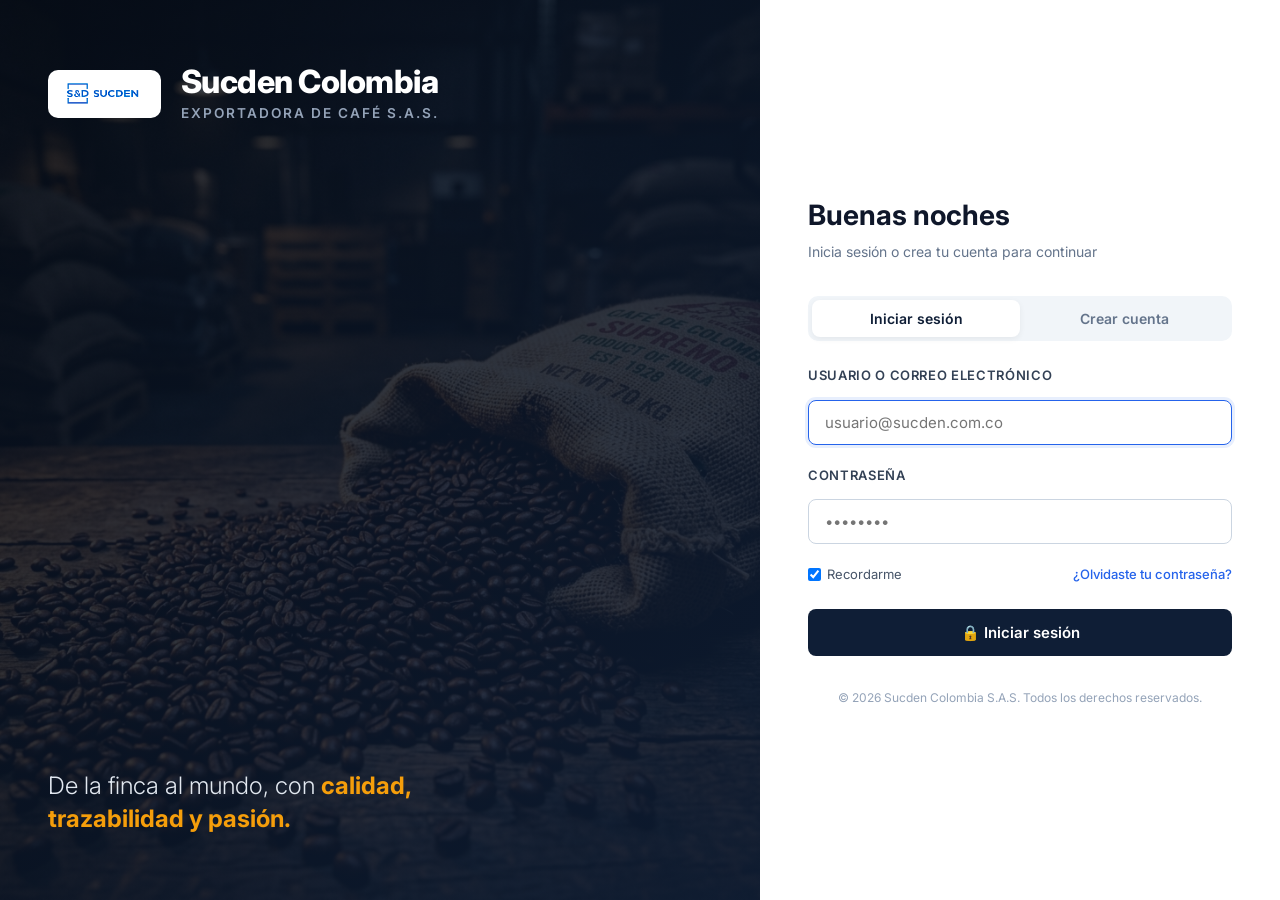
<file: index.html>
<!DOCTYPE html>
<html lang="es">
<head>
  <meta charset="UTF-8">
  <meta name="viewport" content="width=device-width, initial-scale=1.0">
  <title>Sucden Colombia — Acceso al Sistema de Trazabilidad</title>
  <link rel="stylesheet" href="src/styles/main.css">
  <style>
    * { box-sizing: border-box; margin: 0; padding: 0; }
    body {
      min-height: 100vh;
      font-family: 'Inter', system-ui, -apple-system, sans-serif;
      background: #F8FAFC;
      display: flex;
    }
    .login-container {
      display: flex;
      width: 100vw;
      min-height: 100vh;
    }
    /* Panel Izquierdo: Hero Imagen de Café */
    .login-hero {
      flex: 1.2;
      background: linear-gradient(135deg, rgba(7,14,26,0.82) 0%, rgba(15,30,54,0.88) 100%), 
                  url('src/assets/coffee_bg.png') center/cover no-repeat;
      display: flex;
      flex-direction: column;
      justify-content: space-between;
      padding: 4rem 3rem;
      color: #FFFFFF;
      position: relative;
    }
    .hero-brand {
      display: flex;
      align-items: center;
      gap: 1.25rem;
    }
    .hero-logo-svg {
      width: 64px;
      height: 64px;
      filter: drop-shadow(0 4px 12px rgba(0,0,0,0.3));
    }
    .hero-title {
      font-size: 2rem;
      font-weight: 800;
      letter-spacing: -0.5px;
      color: #FFFFFF;
      line-height: 1.1;
    }
    .hero-subtitle {
      font-size: 0.85rem;
      color: #94A3B8;
      letter-spacing: 2px;
      text-transform: uppercase;
      font-weight: 600;
      margin-top: 4px;
    }
    .hero-footer-text {
      font-size: 1.5rem;
      font-weight: 300;
      line-height: 1.4;
      max-width: 500px;
      color: #E2E8F0;
    }
    .hero-footer-text strong {
      font-weight: 700;
      color: #F59E0B;
    }

    /* Panel Derecho: Formulario Blanco */
    .login-form-wrapper {
      flex: 1;
      max-width: 520px;
      background: #FFFFFF;
      display: flex;
      flex-direction: column;
      justify-content: center;
      padding: 3.5rem 3rem;
      box-shadow: -10px 0 30px rgba(0,0,0,0.05);
    }
    .form-header {
      margin-bottom: 2rem;
    }
    .form-title {
      font-size: 1.75rem;
      font-weight: 700;
      color: #0F172A;
    }
    .form-subtitle {
      font-size: 0.875rem;
      color: #64748B;
      margin-top: 0.25rem;
    }
    .auth-tabs {
      display: flex;
      background: #F1F5F9;
      padding: 4px;
      border-radius: 10px;
      margin-bottom: 1.5rem;
    }
    .auth-tab {
      flex: 1;
      padding: 10px;
      text-align: center;
      background: transparent;
      border: none;
      border-radius: 8px;
      color: #64748B;
      font-weight: 600;
      font-size: 0.875rem;
      cursor: pointer;
      transition: all 0.2s ease;
    }
    .auth-tab.active {
      background: #FFFFFF;
      color: #0F1E36;
      box-shadow: 0 2px 6px rgba(0,0,0,0.06);
    }
    .form-group {
      margin-bottom: 1.25rem;
    }
    .form-label {
      display: block;
      font-size: 0.8125rem;
      font-weight: 600;
      color: #334155;
      margin-bottom: 0.375rem;
    }
    .form-input {
      width: 100%;
      padding: 0.75rem 1rem;
      font-size: 0.9375rem;
      border: 1px solid #CBD5E1;
      border-radius: 8px;
      background: #FFFFFF;
      color: #0F172A;
      outline: none;
      transition: border-color 0.2s ease;
    }
    .form-input:focus {
      border-color: #2563EB;
      box-shadow: 0 0 0 3px rgba(37,99,235,0.1);
    }
    .btn-submit {
      width: 100%;
      padding: 0.875rem;
      font-size: 0.9375rem;
      font-weight: 600;
      color: #FFFFFF;
      background: #0F1E36;
      border: none;
      border-radius: 8px;
      cursor: pointer;
      transition: background 0.2s ease;
      display: flex;
      align-items: center;
      justify-content: center;
      gap: 8px;
    }
    .btn-submit:hover {
      background: #162A45;
    }

    .mobile-brand { display: none; }

    @media (max-width: 900px) {
      .login-hero { display: none; }
      .login-form-wrapper { max-width: 100%; }
      .mobile-brand {
        display: flex;
        justify-content: center;
        margin-bottom: var(--sp-6, 24px);
      }
      .mobile-brand img {
        height: 56px;
        width: auto;
        background: #0F1E36;
        padding: 10px 18px;
        border-radius: 12px;
      }
    }
  </style>
</head>
<body>

  <div class="login-container">

    <!-- Overlay de bienvenida mientras carga la app (evita sensación de demora) -->
    <div id="login-loading-overlay" style="
      position:fixed;inset:0;z-index:9999;display:none;
      align-items:center;justify-content:center;flex-direction:column;gap:20px;
      background:#0F1E36;color:#FFFFFF;text-align:center;padding:24px">
      <img src="src/assets/logo-sucden.png" alt="Sucden Colombia" style="height:56px;width:auto;background:#FFFFFF;padding:10px 18px;border-radius:12px">
      <div style="width:38px;height:38px;border:3px solid rgba(255,255,255,0.25);border-top-color:#D97706;border-radius:50%;animation:spin 0.7s linear infinite"></div>
      <div id="login-loading-text" style="font-size:1.1rem;font-weight:600">Bienvenido a la App de Sucden Colombia</div>
      <div style="font-size:0.85rem;color:#94A3B8">Cargando tu sesión…</div>
    </div>
    <style>@keyframes spin { to { transform: rotate(360deg); } }</style>
    <!-- Panel Izquierdo Hero Imagen de Café -->
    <div class="login-hero">
      <div class="hero-brand">
        <img src="src/assets/logo-sucden.png" alt="Sucden Colombia" style="height:48px;width:auto;background:#FFFFFF;padding:8px 12px;border-radius:10px">
        <div>
          <div class="hero-title">Sucden Colombia</div>
          <div class="hero-subtitle">Exportadora de Café S.A.S.</div>
        </div>
      </div>

      <div class="hero-footer-text">
        De la finca al mundo, con <strong>calidad, trazabilidad y pasión.</strong>
      </div>
    </div>

    <!-- Panel Derecho Formulario Blanco -->
    <div class="login-form-wrapper">
      <div class="mobile-brand">
        <img src="src/assets/logo-sucden.png" alt="Sucden Colombia">
      </div>
      <div class="form-header">
        <h2 class="form-title" id="login-greeting">Bienvenido</h2>
        <p class="form-subtitle">Inicia sesión o crea tu cuenta para continuar</p>
      </div>

      <!-- Pestañas Acceso / Registro -->
      <div class="auth-tabs">
        <button class="auth-tab active" id="tab-login" onclick="switchTab('login')">Iniciar sesión</button>
        <button class="auth-tab" id="tab-register" onclick="switchTab('register')">Crear cuenta</button>
      </div>

      <!-- Formulario Login -->
      <form id="form-login" onsubmit="handleLogin(event)">
        <div class="form-group">
          <label class="form-label" for="login-email">Usuario o correo electrónico</label>
          <input type="email" id="login-email" class="form-input" placeholder="usuario@sucden.com.co" required autofocus>
        </div>

        <div class="form-group">
          <label class="form-label" for="login-password">Contraseña</label>
          <input type="password" id="login-password" class="form-input" placeholder="••••••••" required>
        </div>

        <div style="display:flex;justify-content:space-between;align-items:center;margin-bottom:1.5rem;font-size:0.8125rem">
          <label style="display:flex;align-items:center;gap:6px;cursor:pointer;color:#475569">
            <input type="checkbox" id="remember-me" checked> Recordarme
          </label>
          <a href="#" onclick="Toast.info('Recuperación','Contacte al Administrador del Sistema');return false;" style="color:#2563EB;text-decoration:none;font-weight:500">¿Olvidaste tu contraseña?</a>
        </div>

        <button type="submit" id="btn-login" class="btn-submit">
          🔒 Iniciar sesión
        </button>
      </form>

      <!-- Formulario Registro -->
      <form id="form-register" onsubmit="handleRegister(event)" style="display:none">
        <div class="form-group">
          <label class="form-label" for="reg-nombre">Nombre Completo</label>
          <input type="text" id="reg-nombre" class="form-input" placeholder="Ej. Carlos Mendoza" required>
        </div>

        <div class="form-group">
          <label class="form-label" for="reg-email">Correo Electrónico</label>
          <input type="email" id="reg-email" class="form-input" placeholder="usuario@sucden.com.co" required>
        </div>

        <div class="form-group">
          <label class="form-label" for="reg-password">Contraseña</label>
          <input type="password" id="reg-password" class="form-input" placeholder="Mínimo 6 caracteres" required>
        </div>

        <div class="form-group mb-4">
          <label class="form-label" for="reg-rol">Rol Solicitado</label>
          <select id="reg-rol" class="form-input" required>
            <option value="RECEPCION">Recepción de Café</option>
            <option value="CALIDAD">Control de Calidad</option>
            <option value="PRODUCCION">Trilla & Producción</option>
            <option value="BODEGA">Bodega e Inventarios</option>
            <option value="DESPACHOS">Despachos & Exportación</option>
            <option value="GERENCIA">Gerencia / Reportes</option>
            <option value="CONSULTA" selected>Consulta General</option>
          </select>
        </div>

        <button type="submit" id="btn-register" class="btn-submit">
          ✨ Registrar mi Usuario
        </button>
      </form>

      <div style="margin-top:2rem;font-size:0.75rem;color:#94A3B8;text-align:center">
        © 2026 Sucden Colombia S.A.S. Todos los derechos reservados.
      </div>
    </div>
  </div>

  <script src="src/services/api.js"></script>
  <script src="src/services/auth.js"></script>
  <script src="src/components/ui.js"></script>
  <script>
    if (Auth.isLoggedIn()) {
      window.location.href = 'app.html';
    }

    (function() {
      const h = new Date().getHours();
      let saludo = 'Buenas noches';
      if (h >= 5 && h < 12) saludo = 'Buenos días';
      else if (h >= 12 && h < 19) saludo = 'Buenas tardes';
      document.getElementById('login-greeting').textContent = saludo;
    })();

    function switchTab(tab) {
      document.getElementById('tab-login').classList.toggle('active', tab === 'login');
      document.getElementById('tab-register').classList.toggle('active', tab === 'register');
      document.getElementById('form-login').style.display = tab === 'login' ? 'block' : 'none';
      document.getElementById('form-register').style.display = tab === 'register' ? 'block' : 'none';
    }

    async function handleLogin(e) {
      e.preventDefault();
      const email = document.getElementById('login-email').value;
      const pass  = document.getElementById('login-password').value;
      const btn   = document.getElementById('btn-login');
      const overlay = document.getElementById('login-loading-overlay');
      const overlayText = document.getElementById('login-loading-text');

      if (!email || !pass) return Toast.error('Error', 'Ingrese su usuario y contraseña');

      btn.disabled = true;
      btn.innerHTML = '⏳ Autenticando...';
      overlay.style.display = 'flex';
      overlayText.textContent = 'Bienvenido a la App de Sucden Colombia';

      try {
        const usuario = await Auth.login(email, pass);
        const h = new Date().getHours();
        let saludo = 'Buenas noches';
        if (h >= 5 && h < 12) saludo = 'Buenos días';
        else if (h >= 12 && h < 19) saludo = 'Buenas tardes';
        overlayText.textContent = `${saludo}, ${usuario.nombre || usuario.email}`;
        window.location.href = 'app.html';
      } catch(err) {
        overlay.style.display = 'none';
        Toast.error('Acceso denegado', err.message);
        btn.disabled = false;
        btn.innerHTML = '🔒 Iniciar sesión';
      }
    }

    async function handleRegister(e) {
      e.preventDefault();
      const nombre   = document.getElementById('reg-nombre').value.trim();
      const email    = document.getElementById('reg-email').value.trim();
      const password = document.getElementById('reg-password').value;
      const rol      = document.getElementById('reg-rol').value;
      const btn      = document.getElementById('btn-register');

      if (!nombre || !email || !password) return Toast.error('Datos incompletos', 'Diligencie todos los campos.');

      btn.disabled = true;
      btn.innerHTML = '⏳ Registrando...';

      try {
        await API.post('register', { nombre, email, password, rol });
        Toast.success('Registro Exitoso', 'Usuario creado. Iniciando sesión...');
        await Auth.login(email, password);
        setTimeout(() => window.location.href = 'app.html', 600);
      } catch (err) {
        Toast.error('Error de registro', err.message);
        btn.disabled = false;
        btn.innerHTML = '✨ Registrar mi Usuario';
      }
    }
  </script>
</body>
</html>
</file>
<file: src/styles/main.css>
/* ============================================================
   main.css — Sucden Colombia · Design System
   Tipografía, variables, reset, layout base
   ============================================================ */

@import url('https://fonts.googleapis.com/css2?family=Inter:wght@300;400;500;600;700;800&display=swap');

/* ── Custom Properties ───────────────────────────────────── */
:root {
  /* Paleta corporativa Sucden Colombia (Blanco, Azul Marino y Gris Claro) */
  --blue-950:  #070E1A;
  --blue-900:  #0F1E36;
  --blue-800:  #162A45;
  --blue-700:  #1E3B62;
  --blue-600:  #2B5487;
  --blue-500:  #3A71B2;
  --blue-400:  #5B8FD4;
  --blue-100:  #EBF3FC;
  --blue-50:   #F0F6FF;

  --gold-500:  #D97706;
  --gold-400:  #F59E0B;
  --gold-100:  #FEF3C7;

  --green-700: #15803D;
  --green-600: #16A34A;
  --green-500: #22C55E;
  --green-100: #DCFCE7;

  /* UI Colors */
  --bg-base:     #F8FAFC;
  --bg-surface:  #FFFFFF;
  --bg-card:     #FFFFFF;
  --bg-elevated: #F1F5F9;
  --bg-input:    #FFFFFF;

  --border-subtle:  #E2E8F0;
  --border-default: #CBD5E1;
  --border-strong:  #94A3B8;

  --text-primary:   #0F172A;
  --text-secondary: #334155;
  --text-muted:     #64748B;
  --text-inverse:   #FFFFFF;

  /* Status */
  --success:     #16A34A;
  --success-bg:  #DCFCE7;
  --warning:     #D97706;
  --warning-bg:  #FEF3C7;
  --danger:      #DC2626;
  --danger-bg:   #FEE2E2;
  --info:        #2563EB;
  --info-bg:     #DBEAFE;

  /* Spacing */
  --sp-1: 4px;
  --sp-2: 8px;
  --sp-3: 12px;
  --sp-4: 16px;
  --sp-5: 20px;
  --sp-6: 24px;
  --sp-8: 32px;
  --sp-10: 40px;
  --sp-12: 48px;
  --sp-16: 64px;

  /* Radius */
  --r-sm:  6px;
  --r-md:  10px;
  --r-lg:  16px;
  --r-xl:  24px;
  --r-full: 9999px;

  /* Shadows */
  --shadow-sm:  0 1px 2px rgba(0,0,0,0.05);
  --shadow-md:  0 4px 12px rgba(0,0,0,0.08);
  --shadow-lg:  0 10px 25px rgba(0,0,0,0.1);
  --shadow-glow:0 0 20px rgba(37, 99, 235, 0.15);

  /* Sidebar */
  --sidebar-w:  260px;
  --sidebar-collapsed: 72px;

  /* Transitions */
  --tr-fast:  0.15s ease;
  --tr-base:  0.25s ease;
  --tr-slow:  0.4s ease;

  /* Typography */
  --font-body: 'Inter', -apple-system, BlinkMacSystemFont, sans-serif;
  --font-mono: 'Cascadia Code', 'Fira Code', monospace;

  --text-xs:   11px;
  --text-sm:   13px;
  --text-base: 14px;
  --text-md:   15px;
  --text-lg:   18px;
  --text-xl:   22px;
  --text-2xl:  28px;
  --text-3xl:  36px;
}

/* ── Reset ───────────────────────────────────────────────── */
*, *::before, *::after { box-sizing: border-box; margin: 0; padding: 0; }

html { font-size: 16px; -webkit-font-smoothing: antialiased; scroll-behavior: smooth; }

body {
  font-family: var(--font-body);
  font-size: var(--text-base);
  color: var(--text-primary);
  background: var(--bg-base);
  line-height: 1.6;
  min-height: 100vh;
  overflow-x: hidden;
}

a { color: var(--gold-400); text-decoration: none; transition: color var(--tr-fast); }
a:hover { color: var(--gold-300); }

img, svg { display: block; max-width: 100%; }

button, input, select, textarea { font-family: inherit; font-size: inherit; }

/* ── Scrollbar ───────────────────────────────────────────── */
::-webkit-scrollbar { width: 6px; height: 6px; }
::-webkit-scrollbar-track { background: var(--bg-base); }
::-webkit-scrollbar-thumb { background: var(--coffee-600); border-radius: var(--r-full); }
::-webkit-scrollbar-thumb:hover { background: var(--coffee-500); }

/* ── Layout App Shell ────────────────────────────────────── */
.app-shell {
  display: flex;
  min-height: 100vh;
}

.sidebar {
  width: var(--sidebar-w);
  min-height: 100vh;
  background: var(--bg-surface);
  border-right: 1px solid var(--border-subtle);
  display: flex;
  flex-direction: column;
  position: fixed;
  top: 0; left: 0;
  z-index: 100;
  transition: width var(--tr-base);
  overflow: hidden;
}

.sidebar.collapsed { width: var(--sidebar-collapsed); }

.main-wrapper {
  flex: 1;
  margin-left: var(--sidebar-w);
  min-height: 100vh;
  display: flex;
  flex-direction: column;
  transition: margin-left var(--tr-base);
}

.sidebar.collapsed ~ .main-wrapper,
.main-wrapper.sidebar-collapsed { margin-left: var(--sidebar-collapsed); }

.sidebar-logo {
  height: 68px;
  width: auto;
  max-width: 100%;
  background: #FFFFFF;
  padding: 10px 16px;
  border-radius: 10px;
  transition: all var(--tr-base);
}

.sidebar.collapsed .sidebar-logo {
  height: 30px;
  padding: 5px;
}

.topbar {
  height: 60px;
  background: var(--bg-surface);
  border-bottom: 1px solid var(--border-subtle);
  display: flex;
  align-items: center;
  padding: 0 var(--sp-6);
  gap: var(--sp-4);
  position: sticky;
  top: 0;
  z-index: 90;
}

.topbar-greeting {
  font-size: 13px;
  color: #334155;
  text-align: right;
  line-height: 1.3;
  white-space: nowrap;
  flex-shrink: 0;
}

.page-content {
  flex: 1;
  padding: var(--sp-6);
  overflow-y: auto;
}

/* ── Sidebar Brand ───────────────────────────────────────── */
.sidebar-brand {
  padding: var(--sp-5) var(--sp-4);
  display: flex;
  align-items: center;
  gap: var(--sp-3);
  border-bottom: 1px solid var(--border-subtle);
  min-height: 72px;
}

.brand-logo {
  width: 40px;
  height: 40px;
  border-radius: var(--r-md);
  background: linear-gradient(135deg, var(--coffee-700), var(--gold-500));
  display: flex;
  align-items: center;
  justify-content: center;
  font-size: 20px;
  flex-shrink: 0;
  box-shadow: var(--shadow-glow);
}

.brand-text { overflow: hidden; white-space: nowrap; }
.brand-name {
  font-weight: 700;
  font-size: var(--text-md);
  color: var(--text-primary);
  line-height: 1.2;
}
.brand-sub {
  font-size: var(--text-xs);
  color: var(--gold-400);
  text-transform: uppercase;
  letter-spacing: 0.08em;
}

/* ── Sidebar Nav ─────────────────────────────────────────── */
.sidebar-nav {
  flex: 1;
  padding: var(--sp-4) 0;
  overflow-y: auto;
}

.nav-group-label {
  font-size: var(--text-xs);
  font-weight: 600;
  text-transform: uppercase;
  letter-spacing: 0.1em;
  color: var(--text-muted);
  padding: var(--sp-5) var(--sp-4) var(--sp-2);
  white-space: nowrap;
  overflow: hidden;
}

.nav-item {
  display: flex;
  align-items: center;
  gap: var(--sp-3);
  padding: var(--sp-3) var(--sp-4);
  margin: 1px var(--sp-2);
  border-radius: var(--r-md);
  color: var(--text-secondary);
  cursor: pointer;
  transition: all var(--tr-fast);
  white-space: nowrap;
  overflow: hidden;
  border: 1px solid transparent;
  font-weight: 500;
}

.nav-item:hover {
  background: var(--bg-elevated);
  color: var(--text-primary);
  border-color: var(--border-subtle);
}

.nav-item.active {
  background: linear-gradient(135deg, var(--coffee-800), var(--coffee-700));
  color: var(--cream);
  border-color: var(--border-default);
  box-shadow: var(--shadow-sm);
}

.nav-item.active .nav-icon { color: var(--gold-300); }

.nav-icon {
  font-size: 18px;
  flex-shrink: 0;
  width: 24px;
  display: flex;
  align-items: center;
  justify-content: center;
}

.nav-label { font-size: var(--text-sm); }
.nav-badge {
  margin-left: auto;
  background: var(--danger);
  color: white;
  font-size: 10px;
  font-weight: 700;
  padding: 2px 6px;
  border-radius: var(--r-full);
  min-width: 18px;
  text-align: center;
}

/* Sidebar footer */
.sidebar-footer {
  padding: var(--sp-4);
  border-top: 1px solid var(--border-subtle);
}

.user-card {
  display: flex;
  align-items: center;
  gap: var(--sp-3);
  padding: var(--sp-3);
  border-radius: var(--r-md);
  background: var(--bg-elevated);
  overflow: hidden;
}

.user-avatar {
  width: 36px;
  height: 36px;
  border-radius: var(--r-full);
  background: linear-gradient(135deg, var(--coffee-600), var(--gold-500));
  display: flex;
  align-items: center;
  justify-content: center;
  font-weight: 700;
  font-size: var(--text-sm);
  color: white;
  flex-shrink: 0;
}

.user-info { overflow: hidden; flex: 1; }
.user-name {
  font-size: var(--text-sm);
  font-weight: 600;
  color: var(--text-primary);
  white-space: nowrap;
  overflow: hidden;
  text-overflow: ellipsis;
}
.user-role {
  font-size: var(--text-xs);
  color: var(--gold-400);
  text-transform: uppercase;
  letter-spacing: 0.05em;
}

/* ── Topbar ──────────────────────────────────────────────── */
.topbar-toggle {
  width: 36px;
  height: 36px;
  border-radius: var(--r-md);
  background: var(--bg-elevated);
  border: 1px solid var(--border-subtle);
  color: var(--text-secondary);
  cursor: pointer;
  display: flex;
  align-items: center;
  justify-content: center;
  font-size: 18px;
  transition: all var(--tr-fast);
  flex-shrink: 0;
}
.topbar-toggle:hover { color: var(--text-primary); border-color: var(--border-default); }

.page-breadcrumb {
  flex: 1;
  display: flex;
  align-items: center;
  gap: var(--sp-2);
  font-size: var(--text-sm);
  color: var(--text-muted);
}
.breadcrumb-current { color: var(--text-primary); font-weight: 600; }

.topbar-actions { display: flex; align-items: center; gap: var(--sp-2); margin-left: auto; }

.icon-btn {
  width: 36px;
  height: 36px;
  border-radius: var(--r-md);
  background: transparent;
  border: 1px solid transparent;
  color: var(--text-secondary);
  cursor: pointer;
  display: flex;
  align-items: center;
  justify-content: center;
  font-size: 18px;
  transition: all var(--tr-fast);
  position: relative;
}
.icon-btn:hover {
  background: var(--bg-elevated);
  border-color: var(--border-subtle);
  color: var(--text-primary);
}
.icon-btn .dot {
  position: absolute;
  top: 6px; right: 6px;
  width: 8px; height: 8px;
  background: var(--danger);
  border-radius: var(--r-full);
  border: 2px solid var(--bg-surface);
}

/* ── Page Header ─────────────────────────────────────────── */
.page-header {
  display: flex;
  align-items: flex-start;
  justify-content: space-between;
  gap: var(--sp-4);
  margin-bottom: var(--sp-6);
}

.page-title-group {}
.page-title {
  font-size: var(--text-xl);
  font-weight: 700;
  color: var(--text-primary);
  line-height: 1.2;
}
.page-subtitle {
  font-size: var(--text-sm);
  color: var(--text-muted);
  margin-top: var(--sp-1);
}

.page-actions { display: flex; gap: var(--sp-2); flex-shrink: 0; }

/* ── Buttons ─────────────────────────────────────────────── */
.btn {
  display: inline-flex;
  align-items: center;
  gap: var(--sp-2);
  padding: var(--sp-2) var(--sp-4);
  border-radius: var(--r-md);
  font-size: var(--text-sm);
  font-weight: 600;
  cursor: pointer;
  border: 1px solid transparent;
  transition: all var(--tr-fast);
  white-space: nowrap;
  line-height: 1.4;
}

.btn-primary {
  background: linear-gradient(135deg, var(--coffee-700), var(--coffee-600));
  color: var(--cream);
  border-color: var(--coffee-500);
}
.btn-primary:hover {
  background: linear-gradient(135deg, var(--coffee-600), var(--coffee-500));
  box-shadow: var(--shadow-glow);
  transform: translateY(-1px);
}

.btn-gold {
  background: linear-gradient(135deg, var(--gold-500), var(--gold-400));
  color: var(--text-inverse);
  border-color: var(--gold-300);
}
.btn-gold:hover {
  background: linear-gradient(135deg, var(--gold-400), var(--gold-300));
  transform: translateY(-1px);
  box-shadow: 0 4px 16px rgba(200,131,42,0.4);
}

.btn-outline {
  background: transparent;
  color: var(--text-secondary);
  border-color: var(--border-default);
}
.btn-outline:hover {
  background: var(--bg-elevated);
  color: var(--text-primary);
  border-color: var(--border-strong);
}

.btn-danger {
  background: var(--danger-bg);
  color: var(--danger);
  border-color: rgba(224,82,82,0.3);
}
.btn-danger:hover {
  background: var(--danger);
  color: white;
}

.btn-success {
  background: var(--success-bg);
  color: var(--success);
  border-color: rgba(76,175,120,0.3);
}
.btn-success:hover { background: var(--success); color: white; }

.btn-sm { padding: 5px var(--sp-3); font-size: var(--text-xs); }
.btn-lg { padding: var(--sp-3) var(--sp-6); font-size: var(--text-md); }

.btn:disabled {
  opacity: 0.5;
  cursor: not-allowed;
  transform: none !important;
}

/* ── Cards ───────────────────────────────────────────────── */
.card {
  background: var(--bg-card);
  border: 1px solid var(--border-subtle);
  border-radius: var(--r-lg);
  overflow: hidden;
}

.card-header {
  display: flex;
  align-items: center;
  justify-content: space-between;
  padding: var(--sp-5) var(--sp-6);
  border-bottom: 1px solid var(--border-subtle);
  gap: var(--sp-3);
}

.card-title {
  font-size: var(--text-md);
  font-weight: 600;
  color: var(--text-primary);
}

.card-subtitle {
  font-size: var(--text-xs);
  color: var(--text-muted);
  margin-top: 2px;
}

.card-body { padding: var(--sp-6); }
.card-body-sm { padding: var(--sp-4); }

/* ── KPI Cards ───────────────────────────────────────────── */
.kpi-grid {
  display: grid;
  grid-template-columns: repeat(auto-fill, minmax(200px, 1fr));
  gap: var(--sp-4);
  margin-bottom: var(--sp-6);
}

.kpi-card {
  background: var(--bg-card);
  border: 1px solid var(--border-subtle);
  border-radius: var(--r-lg);
  padding: var(--sp-5);
  display: flex;
  flex-direction: column;
  gap: var(--sp-3);
  transition: all var(--tr-base);
  cursor: default;
  position: relative;
  overflow: hidden;
}

.kpi-card::before {
  content: '';
  position: absolute;
  top: 0; left: 0; right: 0;
  height: 3px;
  background: linear-gradient(90deg, var(--coffee-600), var(--gold-500));
  opacity: 0;
  transition: opacity var(--tr-base);
}

.kpi-card:hover {
  border-color: var(--border-default);
  transform: translateY(-2px);
  box-shadow: var(--shadow-md);
}

.kpi-card:hover::before { opacity: 1; }

.kpi-header {
  display: flex;
  align-items: center;
  justify-content: space-between;
}

.kpi-icon {
  width: 40px;
  height: 40px;
  border-radius: var(--r-md);
  display: flex;
  align-items: center;
  justify-content: center;
  font-size: 20px;
}

.kpi-icon.coffee  { background: rgba(92,45,21,0.4); }
.kpi-icon.gold    { background: rgba(200,131,42,0.2); }
.kpi-icon.success { background: var(--success-bg); }
.kpi-icon.warning { background: var(--warning-bg); }
.kpi-icon.danger  { background: var(--danger-bg); }
.kpi-icon.info    { background: var(--info-bg); }

.kpi-trend {
  font-size: var(--text-xs);
  font-weight: 600;
  padding: 3px 8px;
  border-radius: var(--r-full);
}
.kpi-trend.up   { background: var(--success-bg); color: var(--success); }
.kpi-trend.down { background: var(--danger-bg);  color: var(--danger); }

.kpi-value {
  font-size: var(--text-2xl);
  font-weight: 800;
  color: var(--text-primary);
  line-height: 1.1;
}

.kpi-value-unit {
  font-size: var(--text-sm);
  font-weight: 400;
  color: var(--text-muted);
  margin-left: 4px;
}

.kpi-label {
  font-size: var(--text-xs);
  color: var(--text-muted);
  font-weight: 500;
  text-transform: uppercase;
  letter-spacing: 0.05em;
}

/* ── Tables ──────────────────────────────────────────────── */
.table-container {
  overflow-x: auto;
  border-radius: var(--r-lg);
  border: 1px solid var(--border-subtle);
  background: var(--bg-card);
}

.table {
  width: 100%;
  border-collapse: collapse;
}

.table thead th {
  background: var(--bg-elevated);
  color: var(--text-muted);
  font-size: var(--text-xs);
  font-weight: 600;
  text-transform: uppercase;
  letter-spacing: 0.08em;
  padding: var(--sp-3) var(--sp-4);
  text-align: left;
  border-bottom: 1px solid var(--border-subtle);
  white-space: nowrap;
}

.table tbody td {
  padding: var(--sp-3) var(--sp-4);
  border-bottom: 1px solid var(--border-subtle);
  font-size: var(--text-sm);
  color: var(--text-secondary);
  vertical-align: middle;
}

.table tbody tr:last-child td { border-bottom: none; }

.table tbody tr:hover td {
  background: var(--bg-elevated);
  color: var(--text-primary);
}

.table tbody td.primary { color: var(--text-primary); font-weight: 500; }
.table tbody td.mono {
  font-family: var(--font-mono);
  font-size: var(--text-xs);
  color: var(--gold-400);
}

/* ── Badges ──────────────────────────────────────────────── */
.badge {
  display: inline-flex;
  align-items: center;
  gap: 4px;
  font-size: 11px;
  font-weight: 600;
  padding: 3px 10px;
  border-radius: var(--r-full);
  text-transform: uppercase;
  letter-spacing: 0.05em;
  white-space: nowrap;
}

.badge::before {
  content: '';
  width: 6px; height: 6px;
  border-radius: 50%;
  background: currentColor;
}

.badge-recibido    { background: var(--info-bg);    color: var(--info);    }
.badge-en_calidad  { background: var(--warning-bg); color: var(--warning); }
.badge-aprobado    { background: var(--success-bg); color: var(--success); }
.badge-rechazado   { background: var(--danger-bg);  color: var(--danger);  }
.badge-bloqueado   { background: rgba(150,0,0,0.2); color: #FF6B6B;        }
.badge-en_proceso  { background: rgba(91,184,232,0.15); color: var(--info); }
.badge-procesado   { background: rgba(92,110,66,0.3);  color: var(--olive-300); }
.badge-empacado    { background: var(--gold-100);   color: var(--coffee-700); }
.badge-despachado  { background: rgba(76,175,120,0.2); color: var(--success); }
.badge-borrador    { background: var(--bg-elevated); color: var(--text-muted); }
.badge-confirmado  { background: var(--success-bg); color: var(--success); }
.badge-cancelado   { background: var(--danger-bg);  color: var(--danger);  }
.badge-pendiente   { background: var(--warning-bg); color: var(--warning); }
.badge-activo      { background: var(--success-bg); color: var(--success); }
.badge-inactivo    { background: var(--bg-elevated); color: var(--text-muted); }

/* ── Forms ───────────────────────────────────────────────── */
.form-grid {
  display: grid;
  grid-template-columns: repeat(auto-fit, minmax(220px, 1fr));
  gap: var(--sp-4);
}

.form-grid-2 { grid-template-columns: 1fr 1fr; }
.form-grid-3 { grid-template-columns: 1fr 1fr 1fr; }

.form-group {
  display: flex;
  flex-direction: column;
  gap: var(--sp-2);
}

.form-group.span-2 { grid-column: span 2; }
.form-group.span-3 { grid-column: span 3; }
.form-group.span-full { grid-column: 1 / -1; }

.form-label {
  font-size: var(--text-xs);
  font-weight: 600;
  color: var(--text-secondary);
  text-transform: uppercase;
  letter-spacing: 0.05em;
}

.form-label .required { color: var(--danger); margin-left: 2px; }

.form-control {
  background: var(--bg-input);
  border: 1px solid var(--border-subtle);
  border-radius: var(--r-md);
  color: var(--text-primary);
  font-size: var(--text-sm);
  padding: var(--sp-3) var(--sp-3);
  transition: all var(--tr-fast);
  width: 100%;
}

.form-control:focus {
  outline: none;
  border-color: var(--gold-500);
  box-shadow: 0 0 0 3px rgba(200, 131, 42, 0.15);
  background: var(--bg-card);
}

.form-control::placeholder { color: var(--text-muted); }

select.form-control {
  cursor: pointer;
  appearance: none;
  background-image: url("data:image/svg+xml,%3Csvg xmlns='http://www.w3.org/2000/svg' width='12' height='8'%3E%3Cpath d='M1 1l5 5 5-5' stroke='%238A7060' stroke-width='1.5' fill='none' stroke-linecap='round'/%3E%3C/svg%3E");
  background-repeat: no-repeat;
  background-position: right 12px center;
  padding-right: 36px;
}

select.form-control option { background: var(--bg-card); }

textarea.form-control { resize: vertical; min-height: 80px; }

.form-hint {
  font-size: var(--text-xs);
  color: var(--text-muted);
}

.form-error {
  font-size: var(--text-xs);
  color: var(--danger);
  display: flex;
  align-items: center;
  gap: var(--sp-1);
}

.form-control.error { border-color: var(--danger); }

.form-computed {
  background: var(--bg-elevated);
  border: 1px solid var(--border-subtle);
  border-radius: var(--r-md);
  padding: var(--sp-3);
  font-size: var(--text-sm);
  color: var(--gold-300);
  font-weight: 600;
  font-family: var(--font-mono);
}

/* ── Search & Filter Bar ─────────────────────────────────── */
.filter-bar {
  display: flex;
  align-items: center;
  gap: var(--sp-3);
  flex-wrap: wrap;
  padding: var(--sp-4) var(--sp-5);
  background: var(--bg-card);
  border: 1px solid var(--border-subtle);
  border-radius: var(--r-lg);
  margin-bottom: var(--sp-4);
}

.search-input {
  flex: 1;
  min-width: 200px;
  position: relative;
}

.search-input input {
  width: 100%;
  padding-left: 36px;
}

.search-icon {
  position: absolute;
  left: 10px;
  top: 50%;
  transform: translateY(-50%);
  color: var(--text-muted);
  font-size: 16px;
  pointer-events: none;
}

/* ── Modals ──────────────────────────────────────────────── */
.modal-backdrop {
  position: fixed;
  inset: 0;
  background: rgba(0, 0, 0, 0.7);
  backdrop-filter: blur(4px);
  z-index: 1000;
  display: flex;
  align-items: center;
  justify-content: center;
  padding: var(--sp-4);
  opacity: 0;
  pointer-events: none;
  transition: opacity var(--tr-base);
}

.modal-backdrop.open { opacity: 1; pointer-events: auto; }

.modal {
  background: var(--bg-card);
  border: 1px solid var(--border-default);
  border-radius: var(--r-xl);
  width: 100%;
  max-width: 700px;
  max-height: 90vh;
  display: flex;
  flex-direction: column;
  box-shadow: var(--shadow-lg), var(--shadow-glow);
  transform: translateY(20px) scale(0.97);
  transition: transform var(--tr-base);
}

.modal-backdrop.open .modal { transform: translateY(0) scale(1); }

.modal-header {
  display: flex;
  align-items: center;
  justify-content: space-between;
  padding: var(--sp-5) var(--sp-6);
  border-bottom: 1px solid var(--border-subtle);
}

.modal-title {
  font-size: var(--text-lg);
  font-weight: 700;
  color: var(--text-primary);
}

.modal-close {
  width: 32px;
  height: 32px;
  border-radius: var(--r-md);
  background: var(--bg-elevated);
  border: 1px solid var(--border-subtle);
  color: var(--text-muted);
  cursor: pointer;
  display: flex;
  align-items: center;
  justify-content: center;
  font-size: 18px;
  transition: all var(--tr-fast);
}
.modal-close:hover { color: var(--danger); border-color: var(--danger); }

.modal-body {
  flex: 1;
  padding: var(--sp-6);
  overflow-y: auto;
}

.modal-footer {
  padding: var(--sp-4) var(--sp-6);
  border-top: 1px solid var(--border-subtle);
  display: flex;
  justify-content: flex-end;
  gap: var(--sp-3);
}

.modal-lg .modal { max-width: 900px; }
.modal-xl .modal { max-width: 1200px; }
.modal-sm .modal { max-width: 420px; }

/* ── Toast notifications ─────────────────────────────────── */
.toast-container {
  position: fixed;
  bottom: var(--sp-6);
  right: var(--sp-6);
  z-index: 2000;
  display: flex;
  flex-direction: column;
  gap: var(--sp-2);
  pointer-events: none;
}

.toast {
  display: flex;
  align-items: center;
  gap: var(--sp-3);
  background: var(--bg-elevated);
  border: 1px solid var(--border-default);
  border-radius: var(--r-lg);
  padding: var(--sp-4);
  max-width: 380px;
  box-shadow: var(--shadow-lg);
  pointer-events: all;
  animation: slideInToast 0.3s ease forwards;
}

.toast.removing { animation: slideOutToast 0.3s ease forwards; }

.toast-icon { font-size: 20px; flex-shrink: 0; }
.toast-content { flex: 1; }
.toast-title { font-size: var(--text-sm); font-weight: 600; color: var(--text-primary); }
.toast-msg { font-size: var(--text-xs); color: var(--text-muted); margin-top: 2px; }

.toast.success { border-color: rgba(76,175,120,0.4); }
.toast.error   { border-color: rgba(224,82,82,0.4); }
.toast.warning { border-color: rgba(245,166,35,0.4); }
.toast.info    { border-color: rgba(91,184,232,0.4); }

@keyframes slideInToast {
  from { opacity: 0; transform: translateX(100%); }
  to   { opacity: 1; transform: translateX(0); }
}
@keyframes slideOutToast {
  from { opacity: 1; transform: translateX(0); }
  to   { opacity: 0; transform: translateX(100%); }
}

/* ── Timeline ────────────────────────────────────────────── */
.timeline {
  display: flex;
  flex-direction: column;
  gap: 0;
  padding-left: var(--sp-4);
}

.timeline-item {
  display: flex;
  gap: var(--sp-4);
  padding-bottom: var(--sp-6);
  position: relative;
}

.timeline-item::before {
  content: '';
  position: absolute;
  left: -var(--sp-4);
  top: 32px;
  bottom: 0;
  width: 2px;
  background: var(--border-subtle);
}

.timeline-item:last-child::before { display: none; }

.timeline-dot {
  width: 32px;
  height: 32px;
  border-radius: var(--r-full);
  border: 2px solid var(--border-default);
  background: var(--bg-card);
  display: flex;
  align-items: center;
  justify-content: center;
  font-size: 14px;
  flex-shrink: 0;
  position: relative;
  z-index: 1;
}

.timeline-dot.active { border-color: var(--gold-500); background: var(--coffee-800); }
.timeline-dot.done   { border-color: var(--success);  background: var(--success-bg); }
.timeline-dot.blocked{ border-color: var(--danger);   background: var(--danger-bg);  }

.timeline-content { flex: 1; }
.timeline-title { font-weight: 600; color: var(--text-primary); font-size: var(--text-sm); }
.timeline-date  { font-size: var(--text-xs); color: var(--text-muted); margin-top: 2px; }
.timeline-body  { margin-top: var(--sp-3); }

/* ── Pagination ──────────────────────────────────────────── */
.pagination {
  display: flex;
  align-items: center;
  justify-content: space-between;
  padding: var(--sp-4);
  border-top: 1px solid var(--border-subtle);
}

.pagination-info {
  font-size: var(--text-xs);
  color: var(--text-muted);
}

.pagination-pages {
  display: flex;
  gap: var(--sp-1);
}

.page-btn {
  width: 32px;
  height: 32px;
  border-radius: var(--r-md);
  background: transparent;
  border: 1px solid var(--border-subtle);
  color: var(--text-secondary);
  cursor: pointer;
  font-size: var(--text-xs);
  display: flex;
  align-items: center;
  justify-content: center;
  transition: all var(--tr-fast);
}
.page-btn:hover { background: var(--bg-elevated); color: var(--text-primary); }
.page-btn.active { background: var(--coffee-700); color: var(--cream); border-color: var(--coffee-600); }

/* ── Alerts ──────────────────────────────────────────────── */
.alert {
  display: flex;
  align-items: flex-start;
  gap: var(--sp-3);
  padding: var(--sp-4);
  border-radius: var(--r-md);
  border: 1px solid;
  font-size: var(--text-sm);
  margin-bottom: var(--sp-4);
}

.alert-icon { font-size: 18px; flex-shrink: 0; margin-top: 1px; }
.alert-content { flex: 1; }
.alert-title { font-weight: 600; margin-bottom: 4px; }

.alert-danger  { background: var(--danger-bg);  border-color: rgba(224,82,82,0.3);   color: var(--danger);  }
.alert-warning { background: var(--warning-bg); border-color: rgba(245,166,35,0.3);  color: var(--warning); }
.alert-success { background: var(--success-bg); border-color: rgba(76,175,120,0.3);  color: var(--success); }
.alert-info    { background: var(--info-bg);    border-color: rgba(91,184,232,0.3);  color: var(--info);    }

/* ── Empty state ─────────────────────────────────────────── */
.empty-state {
  display: flex;
  flex-direction: column;
  align-items: center;
  justify-content: center;
  padding: var(--sp-16) var(--sp-8);
  text-align: center;
  gap: var(--sp-4);
}

.empty-icon { font-size: 48px; opacity: 0.4; }
.empty-title { font-size: var(--text-lg); font-weight: 600; color: var(--text-primary); }
.empty-msg { font-size: var(--text-sm); color: var(--text-muted); max-width: 320px; }

/* ── Loading / Spinner ───────────────────────────────────── */
.spinner {
  width: 24px; height: 24px;
  border: 2px solid var(--border-subtle);
  border-top-color: var(--gold-400);
  border-radius: 50%;
  animation: spin 0.7s linear infinite;
}

@keyframes spin { to { transform: rotate(360deg); } }

.loading-overlay {
  position: absolute;
  inset: 0;
  background: rgba(15,8,5,0.7);
  display: flex;
  align-items: center;
  justify-content: center;
  border-radius: inherit;
  z-index: 10;
}

/* ── Section ─────────────────────────────────────────────── */
.section { margin-bottom: var(--sp-8); }
.section-title {
  font-size: var(--text-md);
  font-weight: 600;
  color: var(--text-primary);
  margin-bottom: var(--sp-4);
  display: flex;
  align-items: center;
  gap: var(--sp-2);
}
.section-title::after {
  content: '';
  flex: 1;
  height: 1px;
  background: var(--border-subtle);
}

/* ── Chart placeholder ───────────────────────────────────── */
.chart-container {
  position: relative;
  width: 100%;
}

/* ── Utility ─────────────────────────────────────────────── */
.text-primary   { color: var(--text-primary) !important; }
.text-secondary { color: var(--text-secondary) !important; }
.text-muted     { color: var(--text-muted) !important; }
.text-gold      { color: var(--gold-400) !important; }
.text-success   { color: var(--success) !important; }
.text-danger    { color: var(--danger) !important; }
.text-warning   { color: var(--warning) !important; }

.fw-400 { font-weight: 400; }
.fw-500 { font-weight: 500; }
.fw-600 { font-weight: 600; }
.fw-700 { font-weight: 700; }

.fs-xs { font-size: var(--text-xs); }
.fs-sm { font-size: var(--text-sm); }
.fs-md { font-size: var(--text-md); }

.d-flex { display: flex; }
.align-center { align-items: center; }
.justify-between { justify-content: space-between; }
.gap-2 { gap: var(--sp-2); }
.gap-3 { gap: var(--sp-3); }
.gap-4 { gap: var(--sp-4); }

.mt-2 { margin-top: var(--sp-2); }
.mt-4 { margin-top: var(--sp-4); }
.mt-6 { margin-top: var(--sp-6); }
.mb-4 { margin-bottom: var(--sp-4); }
.mb-6 { margin-bottom: var(--sp-6); }

.p-4 { padding: var(--sp-4); }
.p-6 { padding: var(--sp-6); }

/* ── Responsive ──────────────────────────────────────────── */
@media (max-width: 1024px) {
  .sidebar { width: var(--sidebar-collapsed); }
  .sidebar .brand-text,
  .sidebar .nav-label,
  .sidebar .nav-group-label,
  .sidebar .user-info { display: none; }
  .sidebar-logo { height: 30px; padding: 5px; }
  .main-wrapper { margin-left: var(--sidebar-collapsed); }
  .kpi-grid { grid-template-columns: repeat(auto-fill, minmax(160px, 1fr)); }
}

@media (max-width: 768px) {
  .sidebar { transform: translateX(-100%); width: var(--sidebar-w); }
  .sidebar .brand-text,
  .sidebar .nav-label,
  .sidebar .nav-group-label,
  .sidebar .user-info { display: block; }
  .sidebar-logo { height: 56px; padding: 10px 16px; }
  .sidebar.mobile-open { transform: translateX(0); }
  .main-wrapper { margin-left: 0; }
  .page-content { padding: var(--sp-4); }
  .form-grid-2, .form-grid-3 { grid-template-columns: 1fr; }
  .kpi-grid { grid-template-columns: 1fr 1fr; }
  .modal { max-width: 100%; border-radius: var(--r-lg); }

  .topbar { padding: 0 var(--sp-3); gap: var(--sp-2); }
  .topbar-actions { gap: 8px !important; }
  .topbar-btn-label { display: none; }
  .topbar-btn { padding: 6px 9px; }
  .topbar-greeting { max-width: 110px; font-size: 11px; overflow: hidden; text-overflow: ellipsis; }
  .page-breadcrumb span:first-child,
  .page-breadcrumb span:nth-child(2) { display: none; }
}

@media (max-width: 480px) {
  .kpi-grid { grid-template-columns: 1fr; }
  .page-header { flex-direction: column; }
  .filter-bar { flex-direction: column; align-items: stretch; }
  .topbar-greeting { display: none; }
}
</file>
